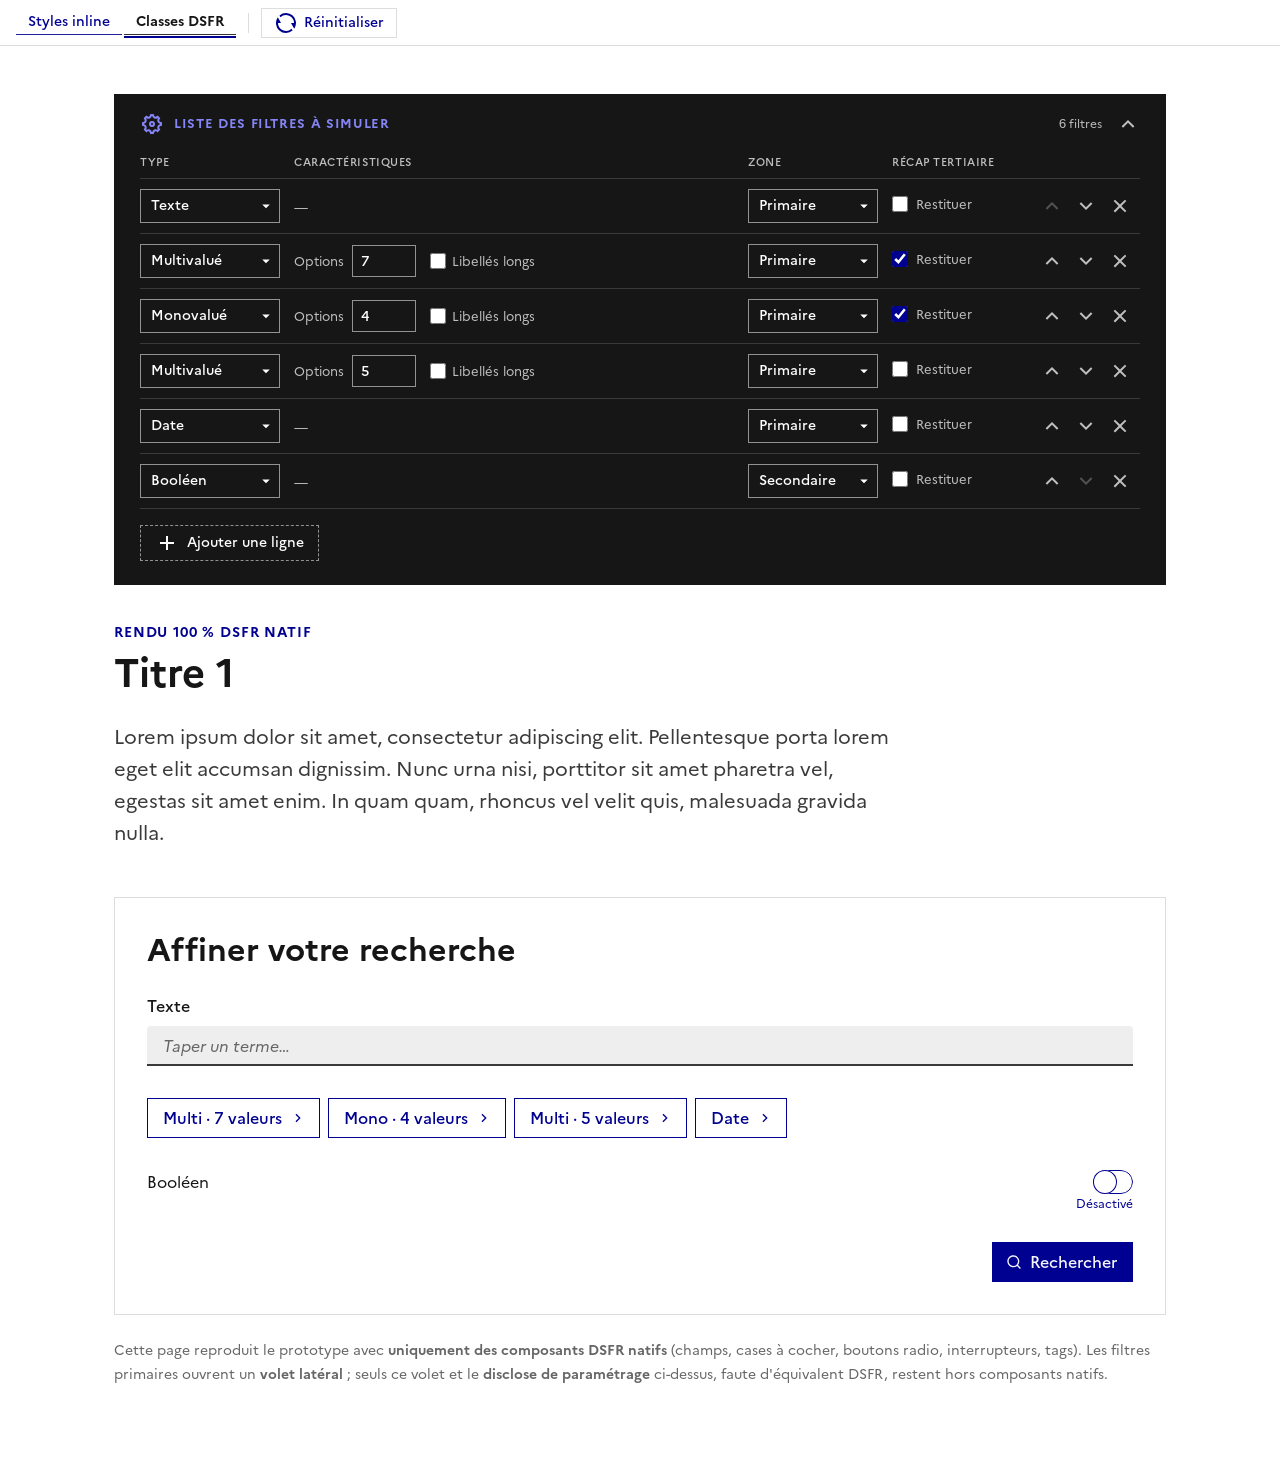
<file: index-dsfr.html>
<!DOCTYPE html>
<html lang="fr" data-fr-scheme="light">
<head>
<meta charset="utf-8">
<meta name="viewport" content="width=device-width, initial-scale=1">
<title>Filtres exposés — rendu 100 % DSFR natif</title>

<!-- Jetons de couleur + police Marianne (servent au disclose de paramétrage, conservé custom) -->
<link rel="stylesheet" href="assets/colors_and_type.css">
<!-- DSFR officiel (vendored, v1.14.4) -->
<link rel="stylesheet" href="assets/dsfr/dsfr.min.css">
<link rel="stylesheet" href="assets/dsfr/utility/icons/icons.min.css">

<style>
  /* ─────────────────────────────────────────────────────────────
     Styles HORS DSFR, volontairement limités à :
       1. le disclose de paramétrage (explicitement autorisé custom)
       2. le micro-header de bascule entre les deux rendus
       3. le volet latéral des filtres primaires (offcanvas, DSFR n'a
          pas de composant équivalent — les contrôles dedans restent DSFR)
       4. quelques classes utilitaires pour la zone « Affiner votre
          recherche » (flex/couleurs que les utilitaires DSFR n'expriment pas)
     Les composants de saisie (champs, cases, radios, interrupteur, tags)
     restent 100 % DSFR natifs.
     ───────────────────────────────────────────────────────────── */
  #setup-disclose *{box-sizing:border-box}
  #setup-disclose summary::-webkit-details-marker{display:none}
  #setup-disclose[open] #disclose-chevron{transform:rotate(180deg)}
  #setup-disclose select,#setup-disclose input{font-family:var(--font-sans)}

  /* Micro-header : bascule entre les deux rendus + reset (hors DSFR, comme la bascule d'origine) */
  .micro-header{position:sticky;top:0;z-index:1000;display:flex;align-items:center;gap:2px;height:46px;padding:0 16px;background:#fff;border-bottom:1px solid var(--border-default-grey)}
  .mh-link{display:inline-flex;align-items:center;height:30px;padding:0 12px;font:500 14px/1 var(--font-sans);text-decoration:none;color:var(--text-action-high-blue-france);border-bottom:2px solid transparent}
  .mh-link:hover{background:var(--background-action-low-blue-france)}
  .mh-link[aria-current="page"]{color:var(--text-title-grey);border-bottom-color:var(--blue-france-sun-113);font-weight:700}
  .mh-sep{width:1px;height:20px;background:var(--border-default-grey);margin:0 10px}
  .mh-reset{display:inline-flex;align-items:center;gap:6px;height:30px;padding:0 12px;background:none;border:1px solid var(--border-default-grey);color:var(--text-action-high-blue-france);font:500 14px/1 var(--font-sans);cursor:pointer}
  .mh-reset:hover{background:var(--background-action-low-blue-france)}

  /* ───── Disclose de paramétrage : grille responsive ───── */
  .setup-head,.setup-row{display:grid;grid-template-columns:140px 1fr 130px 130px 104px;gap:14px;align-items:center}
  .setup-row{padding:10px 0;border-bottom:1px solid var(--grey-200)}
  .setup-cell{min-width:0}
  .setup-actions{display:inline-flex;align-items:center;gap:2px;justify-content:flex-end}
  .setup-mlabel{display:none}
  @media (max-width:640px){
    .page-wrap{padding-top:32px!important}
    .setup-head{display:none}
    .setup-row{grid-template-columns:1fr;gap:14px;align-items:stretch;padding:16px;margin-bottom:12px;border:1px solid var(--grey-200);background:rgba(255,255,255,.04)}
    .setup-mlabel{display:block;margin-bottom:6px;font:500 11px/16px var(--font-sans);text-transform:uppercase;letter-spacing:.05em;color:var(--grey-800)}
    .setup-cell--actions{margin-top:2px}
    .setup-actions{display:flex;gap:8px}
    .setup-actions button{flex:1;width:auto!important;height:42px!important;justify-content:center;border:1px solid var(--grey-625)!important;gap:8px}
    .setup-actions button::after{font:500 14px/1 var(--font-sans);color:var(--grey-800)}
    .setup-act--up::after{content:'Monter'}
    .setup-act--down::after{content:'Descendre'}
    .setup-act--del::after{content:'Supprimer'}
  }

  /* ───── Volet latéral des filtres primaires (offcanvas custom, contrôles DSFR à l'intérieur) ───── */
  .side-panel-backdrop{position:fixed;inset:0;background:rgba(22,22,22,.5);z-index:1500}
  .side-panel{position:fixed;top:0;right:0;bottom:0;width:min(480px,92vw);background:var(--background-default-grey);z-index:1501;display:flex;flex-direction:column;box-shadow:-4px 0 18px rgba(0,0,0,.18)}
  .side-panel__head{display:flex;align-items:center;justify-content:space-between;gap:16px;padding:1rem 1.5rem;border-bottom:1px solid var(--border-default-grey)}
  .side-panel__body{flex:1;overflow-y:auto;padding:1.5rem}
  .side-panel__foot{padding:1rem 1.5rem;border-top:1px solid var(--border-default-grey)}
  .side-panel__foot .fr-btn{width:100%;justify-content:center}

  /* ───── Classes utilitaires « Affiner votre recherche » (remplacent les styles inline) ───── */
  .eyebrow{text-transform:uppercase;letter-spacing:.06em;color:var(--text-action-high-blue-france)}
  .measure{max-width:780px}
  .search-card{background:var(--background-default-grey);border:1px solid var(--border-default-grey)}
  .row-end{display:flex;justify-content:flex-end}
  .prim-row{display:flex;flex-wrap:wrap;gap:.5rem}
  .tert-sep{border-top:1px solid var(--border-default-grey)}
  .text-mention{color:var(--text-mention-grey)}
  .empty-hint{font-style:italic;color:var(--text-mention-grey)}
</style>
</head>
<body>

<!-- ===== MICRO-HEADER : bascule entre les deux rendus + reset ===== -->
<header class="micro-header">
  <a class="mh-link" href="index.html">Styles inline</a>
  <a class="mh-link" href="index-dsfr.html" aria-current="page">Classes DSFR</a>
  <span class="mh-sep" aria-hidden="true"></span>
  <button type="button" id="reset-config" class="mh-reset" title="Réinitialiser la configuration des filtres">
    <i class="fr-icon-refresh-line" aria-hidden="true"></i>Réinitialiser
  </button>
</header>

<div class="fr-container fr-py-6w page-wrap" style="max-width:1100px">

  <!-- ===== DISCLOSE : LISTE DES FILTRES À SIMULER (custom, autorisé) ===== -->
  <details id="setup-disclose" open style="background:var(--grey-100);color:#fff;margin-bottom:36px">
    <summary style="list-style:none;cursor:pointer;padding:18px 26px;display:flex;align-items:center;justify-content:space-between;gap:16px;user-select:none">
      <span style="display:flex;align-items:center;gap:10px;font:700 13px/18px var(--font-sans);text-transform:uppercase;letter-spacing:.05em;color:var(--blue-france-moon-625)"><i class="fr-icon-settings-5-line" aria-hidden="true"></i>Liste des filtres à simuler</span>
      <span style="display:flex;align-items:center;gap:14px">
        <span id="items-count" style="font:400 12px/18px var(--font-sans);color:var(--grey-800)"></span>
        <i class="fr-icon-arrow-down-s-line" id="disclose-chevron" aria-hidden="true" style="transition:transform .15s;color:var(--grey-800)"></i>
      </span>
    </summary>
    <div style="padding:0 26px 24px">
      <div class="setup-head" style="padding:0 0 8px;border-bottom:1px solid var(--grey-200);font:500 11px/16px var(--font-sans);text-transform:uppercase;letter-spacing:.05em;color:var(--grey-800)">
        <span>Type</span>
        <span>Caractéristiques</span>
        <span>Zone</span>
        <span>Récap tertiaire</span>
        <span></span>
      </div>
      <div id="rows" style="display:flex;flex-direction:column"></div>
      <button id="add-row" type="button" style="margin-top:16px;display:inline-flex;align-items:center;gap:8px;height:36px;padding:0 14px;background:transparent;border:1px dashed var(--grey-625);color:#fff;font:500 14px/1 var(--font-sans);cursor:pointer">
        <i class="fr-icon-add-line" aria-hidden="true"></i>Ajouter une ligne
      </button>
    </div>
  </details>

  <!-- ===== EN-TÊTE (typographie DSFR native) ===== -->
  <p class="fr-text--sm fr-text--bold fr-mb-1v eyebrow">Rendu 100 % DSFR natif</p>
  <h1>Titre 1</h1>
  <p class="fr-text--lead fr-mb-6w measure">Lorem ipsum dolor sit amet, consectetur adipiscing elit. Pellentesque porta lorem eget elit accumsan dignissim. Nunc urna nisi, porttitor sit amet pharetra vel, egestas sit amet enim. In quam quam, rhoncus vel velit quis, malesuada gravida nulla.</p>

  <!-- ===== « Affiner votre recherche » — composants DSFR natifs ===== -->
  <form id="filters-form" class="fr-p-4w search-card" onsubmit="return false">
    <h2 class="fr-mb-3w">Affiner votre recherche</h2>
    <div id="preview-body"></div>
    <div class="fr-mt-4w row-end">
      <button type="submit" class="fr-btn fr-icon-search-line fr-btn--icon-left">Rechercher</button>
    </div>
  </form>

  <p class="fr-text--sm fr-mt-3w text-mention">
    Cette page reproduit le prototype avec <strong>uniquement des composants DSFR natifs</strong>
    (champs, cases à cocher, boutons radio, interrupteurs, tags). Les filtres primaires ouvrent un
    <strong>volet latéral</strong> ; seuls ce volet et le <strong>disclose de paramétrage</strong>
    ci-dessus, faute d'équivalent DSFR, restent hors composants natifs.
  </p>

</div>

<!-- ===== HÔTE DU VOLET LATÉRAL DES FILTRES PRIMAIRES ===== -->
<div id="side-panel-host"></div>

<script type="module" src="assets/dsfr/dsfr.module.min.js"></script>
<script nomodule src="assets/dsfr/dsfr.nomodule.min.js"></script>

<script>
"use strict";
(function () {
  // ───────────────────────── État ─────────────────────────
  var S = {
    nextId: 1,
    items: [],          // [{id, type, n, longLabels, zone, tertiary}]
    values: {},         // {[id]: {multi, mono, bool, text, date}}
    openPanelId: null   // id du filtre primaire dont le volet latéral est ouvert
  };

  var TYPES = [
    { key: 'multi', label: 'Multivalué' },
    { key: 'mono',  label: 'Monovalué' },
    { key: 'date',  label: 'Date' },
    { key: 'text',  label: 'Texte' },
    { key: 'bool',  label: 'Booléen' }
  ];
  var ZONES = [
    { key: 'primaire',   label: 'Primaire' },
    { key: 'secondaire', label: 'Secondaire' }
  ];

  // ──────────────────── Helper DOM ────────────────────
  function h(tag, props) {
    var el = document.createElement(tag);
    if (props) {
      for (var k in props) {
        var v = props[k];
        if (v == null) continue;
        if (k === 'style') el.setAttribute('style', v);
        else if (k === 'html') el.innerHTML = v;
        else if (k.slice(0, 2) === 'on' && typeof v === 'function') el.addEventListener(k.slice(2).toLowerCase(), v);
        else el.setAttribute(k, v);
      }
    }
    for (var i = 2; i < arguments.length; i++) {
      var c = arguments[i];
      if (c == null || c === false) continue;
      if (Array.isArray(c)) c.forEach(function (n) { if (n != null && n !== false) el.appendChild(typeof n === 'string' ? document.createTextNode(n) : n); });
      else el.appendChild(typeof c === 'string' ? document.createTextNode(c) : c);
    }
    return el;
  }

  // ──────────────────── Données dérivées ────────────────────
  function defaultValues() {
    return { multi: [], mono: null, bool: false, text: '', date: { from: '', to: '' } };
  }
  function label(it, i) {
    var num = String(i + 1).padStart(2, '0');
    return it.longLabels ? ('Option dont le libellé est une phrase descriptive ' + num) : ('Valeur ' + num);
  }
  function options(it) { return Array.from({ length: it.n }, function (_, i) { return label(it, i); }); }
  function itemLabel(it) {
    if (it.type === 'text') return 'Texte';
    if (it.type === 'bool') return 'Booléen';
    if (it.type === 'date') return 'Date';
    return (it.type === 'mono' ? 'Mono' : 'Multi') + ' · ' + it.n + ' valeur' + (it.n > 1 ? 's' : '') + (it.longLabels ? ' (longs)' : '');
  }
  function fmtDate(d) {
    var f = function (x) { if (!x) return ''; var p = x.split('-'); return p[2] + '/' + p[1] + '/' + p[0]; };
    if (d.from && d.to) return 'du ' + f(d.from) + ' au ' + f(d.to);
    if (d.from) return 'depuis le ' + f(d.from);
    if (d.to) return "jusqu'au " + f(d.to);
    return '';
  }

  // ──────────────────── Actions ────────────────────
  function addRow() {
    var id = S.nextId++;
    S.items.push({ id: id, type: 'multi', n: 5, longLabels: false, zone: 'primaire', tertiary: false });
    S.values[id] = defaultValues();
    render();
  }
  function removeRow(id) {
    S.items = S.items.filter(function (it) { return it.id !== id; });
    delete S.values[id];
    if (S.openPanelId === id) S.openPanelId = null;
    render();
  }
  function moveRow(id, dir) {
    var i = S.items.findIndex(function (x) { return x.id === id; });
    var j = i + dir;
    if (i < 0 || j < 0 || j >= S.items.length) return;
    var t = S.items[i]; S.items[i] = S.items[j]; S.items[j] = t;
    render();
  }
  function openPanel(id) { S.openPanelId = id; renderPreview(); }
  function closePanel() { S.openPanelId = null; renderPreview(); }
  function setProp(id, prop, value) {
    var it = S.items.find(function (i) { return i.id === id; });
    if (!it) return;
    if (prop === 'type') {
      S.values[id] = defaultValues();
      if ((value === 'multi' || value === 'mono') && !it.n) it.n = 5;
    }
    if (prop === 'n') {
      value = Math.max(2, Math.min(14, parseInt(value, 10) || 2));
      var v = S.values[id];
      v.multi = v.multi.filter(function (k) { return k < value; });
      if (v.mono != null && v.mono >= value) v.mono = null;
    }
    it[prop] = value;
    render();
  }
  function toggleMulti(id, i) {
    var v = S.values[id]; var a = v.multi.slice(); var k = a.indexOf(i);
    if (k >= 0) a.splice(k, 1); else a.push(i);
    v.multi = a; renderPreview();
  }
  function setMono(id, i) { var v = S.values[id]; v.mono = (v.mono === i) ? null : i; renderPreview(); }
  function toggleBool(id) { S.values[id].bool = !S.values[id].bool; renderPreview(); }
  function setText(id, val) { S.values[id].text = val; renderPreview(); }
  function setDate(id, field, val) { S.values[id].date = Object.assign({}, S.values[id].date); S.values[id].date[field] = val; renderPreview(); }

  // ──────────────────── Disclose : ligne de paramétrage (custom, autorisé) ────────────────────
  function selectStyle() {
    return 'height:34px;padding:0 28px 0 10px;border:1px solid var(--grey-625);background:var(--grey-100) url("data:image/svg+xml;charset=utf-8,%3Csvg xmlns=%27http://www.w3.org/2000/svg%27 viewBox=%270 0 24 24%27%3E%3Cpath fill=%27%23fff%27 d=%27M7 10l5 5 5-5z%27/%3E%3C/svg%3E") right 4px center/18px no-repeat;color:#fff;font:500 14px/1 var(--font-sans);cursor:pointer;-webkit-appearance:none;-moz-appearance:none;appearance:none';
  }
  function buildRow(it) {
    var typeSel = h('select', {
      style: selectStyle() + ';width:100%',
      onChange: function (e) { setProp(it.id, 'type', e.target.value); }
    });
    TYPES.forEach(function (t) {
      var opt = h('option', { value: t.key }, t.label);
      if (it.type === t.key) opt.setAttribute('selected', '');
      typeSel.appendChild(opt);
    });

    var carac;
    if (it.type === 'multi' || it.type === 'mono') {
      carac = h('div', { style: 'display:flex;align-items:center;gap:14px;flex-wrap:wrap' },
        h('div', { style: 'display:inline-flex;align-items:center;gap:8px' },
          h('span', { style: 'font:400 13px/1 var(--font-sans);color:var(--grey-800)' }, 'Options'),
          h('input', {
            type: 'number', min: '2', max: '14', value: String(it.n),
            style: 'width:64px;height:32px;padding:0 8px;border:1px solid var(--grey-625);background:var(--grey-100);color:#fff;font:500 14px/1 var(--font-sans)',
            onInput: function (e) { setProp(it.id, 'n', e.target.value); }
          })
        ),
        h('label', { style: 'display:inline-flex;align-items:center;gap:6px;cursor:pointer;color:var(--grey-800);font:400 13px/1 var(--font-sans)' },
          h('input', {
            type: 'checkbox',
            style: 'accent-color:var(--blue-france-sun-113);width:16px;height:16px;margin:0',
            checked: it.longLabels ? '' : null,
            onChange: function (e) { setProp(it.id, 'longLabels', e.target.checked); }
          }),
          'Libellés longs'
        )
      );
    } else {
      carac = h('span', { style: 'color:var(--grey-800);font:400 13px/1 var(--font-sans)' }, '—');
    }

    var zoneSel = h('select', {
      style: selectStyle() + ';width:100%',
      onChange: function (e) { setProp(it.id, 'zone', e.target.value); }
    });
    ZONES.forEach(function (z) {
      var opt = h('option', { value: z.key }, z.label);
      if (it.zone === z.key) opt.setAttribute('selected', '');
      zoneSel.appendChild(opt);
    });

    var tertCell = h('label', {
      style: 'display:inline-flex;align-items:center;gap:8px;cursor:pointer;color:#fff;font:400 13px/1 var(--font-sans)'
    },
      h('input', {
        type: 'checkbox',
        style: 'accent-color:var(--blue-france-sun-113);width:16px;height:16px;margin:0',
        checked: it.tertiary ? '' : null,
        onChange: function (e) { setProp(it.id, 'tertiary', e.target.checked); }
      }),
      h('span', { style: 'color:var(--grey-800)' }, 'Restituer')
    );

    var idx = S.items.indexOf(it), total = S.items.length;
    function actBtn(mod, iconCls, title, disabled, onClick) {
      return h('button', {
        type: 'button', 'class': 'setup-act ' + mod, title: title, 'aria-label': title,
        disabled: disabled ? '' : null,
        style: 'width:32px;height:32px;border:none;background:transparent;color:var(--grey-800);display:inline-flex;align-items:center;justify-content:center;cursor:' + (disabled ? 'default' : 'pointer') + ';opacity:' + (disabled ? '.35' : '1'),
        onClick: disabled ? null : onClick
      }, h('i', { 'class': iconCls, 'aria-hidden': 'true' }));
    }
    var actions = h('div', { 'class': 'setup-actions' },
      actBtn('setup-act--up', 'fr-icon-arrow-up-s-line', 'Monter cette ligne', idx === 0, function () { moveRow(it.id, -1); }),
      actBtn('setup-act--down', 'fr-icon-arrow-down-s-line', 'Descendre cette ligne', idx === total - 1, function () { moveRow(it.id, 1); }),
      actBtn('setup-act--del', 'fr-icon-close-line', 'Supprimer cette ligne', false, function () { removeRow(it.id); })
    );

    function cell(mlabel, content, mod) {
      return h('div', { 'class': 'setup-cell' + (mod ? ' setup-cell--' + mod : '') },
        mlabel ? h('span', { 'class': 'setup-mlabel' }, mlabel) : null,
        content);
    }

    return h('div', { 'class': 'setup-row' },
      cell('Type', typeSel),
      cell('Caractéristiques', carac),
      cell('Zone', zoneSel),
      cell('Récap tertiaire', tertCell),
      cell(null, actions, 'actions'));
  }

  // ──────────────────── Layout des valeurs exposées ────────────────────
  function valeursVertical(it) {
    var isChoice = it.type === 'mono' || it.type === 'multi';
    return isChoice && (it.longLabels || it.n > 10);
  }

  // ──────────────────── Contrôle DSFR natif (secondaire ou modale) ────────────────────
  function buildControl(it, opts) {
    opts = opts || {};
    var v = S.values[it.id];
    var ctx = opts.context || 'sec';
    var sfx = ctx + '-' + it.id;

    // TEXTE → fr-input-group
    if (it.type === 'text') {
      var tid = 'ctl-text-' + sfx;
      var group = h('div', { 'class': 'fr-input-group' },
        h('label', { 'class': 'fr-label', 'for': tid }, itemLabel(it)),
        h('input', {
          'class': 'fr-input', id: tid, type: 'text', name: tid, value: v.text, placeholder: 'Taper un terme…',
          onInput: function (e) { setText(it.id, e.target.value); }
        })
      );
      return group;
    }

    // BOOLÉEN → fr-toggle
    if (it.type === 'bool') {
      var bid = 'ctl-bool-' + sfx;
      var input = h('input', {
        'class': 'fr-toggle__input', id: bid, type: 'checkbox', name: bid,
        checked: v.bool ? '' : null,
        onChange: function () { toggleBool(it.id); }
      });
      return h('div', { 'class': 'fr-toggle fr-toggle--label-left' },
        input,
        h('label', {
          'class': 'fr-toggle__label', 'for': bid,
          'data-fr-checked-label': 'Activé', 'data-fr-unchecked-label': 'Désactivé'
        }, itemLabel(it))
      );
    }

    // légende : masquée visuellement dans la modale (le titre de la modale fait déjà l'intitulé)
    var legendClass = 'fr-fieldset__legend' + (opts.forcePanel ? ' fr-sr-only' : '');

    // DATE → fieldset, deux fr-input type=date
    if (it.type === 'date') {
      var fid = 'ctl-date-from-' + sfx, toid = 'ctl-date-to-' + sfx;
      return h('fieldset', { 'class': 'fr-fieldset', 'aria-labelledby': 'lg-' + sfx },
        h('legend', { 'class': legendClass, id: 'lg-' + sfx }, itemLabel(it)),
        h('div', { 'class': 'fr-fieldset__element fr-fieldset__element--inline' },
          h('div', { 'class': 'fr-input-group' },
            h('label', { 'class': 'fr-label', 'for': fid }, 'Du'),
            h('input', { 'class': 'fr-input', id: fid, name: fid, type: 'date', value: v.date.from, onInput: function (e) { setDate(it.id, 'from', e.target.value); } })
          )
        ),
        h('div', { 'class': 'fr-fieldset__element fr-fieldset__element--inline' },
          h('div', { 'class': 'fr-input-group' },
            h('label', { 'class': 'fr-label', 'for': toid }, 'Au'),
            h('input', { 'class': 'fr-input', id: toid, name: toid, type: 'date', value: v.date.to, onInput: function (e) { setDate(it.id, 'to', e.target.value); } })
          )
        )
      );
    }

    // MONO / MULTI → fieldset de cases à cocher / boutons radio
    var isRadio = it.type === 'mono';
    var vertical = opts.forcePanel || valeursVertical(it);
    var fsClass = 'fr-fieldset' + (vertical ? '' : ' fr-fieldset--inline');
    var fs = h('fieldset', { 'class': fsClass, 'aria-labelledby': 'lg-' + sfx },
      h('legend', { 'class': legendClass, id: 'lg-' + sfx }, itemLabel(it))
    );
    options(it).forEach(function (lab, i) {
      var inId = 'ctl-' + (isRadio ? 'r' : 'c') + '-' + sfx + '-' + i;
      var checked = isRadio ? (v.mono === i) : (v.multi.indexOf(i) >= 0);
      var input = h('input', {
        type: isRadio ? 'radio' : 'checkbox',
        id: inId, name: 'grp-' + sfx, value: String(i),
        checked: checked ? '' : null,
        onChange: isRadio
          ? function () { setMono(it.id, i); }
          : function () { toggleMulti(it.id, i); }
      });
      var groupCls = isRadio ? 'fr-radio-group' : 'fr-checkbox-group';
      var elemCls = 'fr-fieldset__element' + (vertical ? '' : ' fr-fieldset__element--inline');
      fs.appendChild(
        h('div', { 'class': elemCls },
          h('div', { 'class': groupCls },
            input,
            h('label', { 'class': 'fr-label', 'for': inId }, lab)
          )
        )
      );
    });
    return fs;
  }

  // ──────────────────── Bouton primaire (ouvre le volet latéral) ────────────────────
  function isFilled(it) {
    var v = S.values[it.id];
    return (it.type === 'multi' && v.multi.length > 0) ||
           (it.type === 'mono'  && v.mono != null) ||
           (it.type === 'date'  && !!fmtDate(v.date)) ||
           (it.type === 'text'  && !!v.text) ||
           (it.type === 'bool'  && v.bool);
  }
  function primaryLabel(it) {
    var v = S.values[it.id];
    if (it.type === 'mono' && v.mono != null) return itemLabel(it) + ' : ' + label(it, v.mono);
    if (it.type === 'date') { var td = fmtDate(v.date); if (td) return itemLabel(it) + ' — ' + td; }
    if (it.type === 'text' && v.text) return itemLabel(it) + ' : « ' + v.text + ' »';
    if (it.type === 'multi' && v.multi.length) return itemLabel(it) + ' (' + v.multi.length + ')';
    return itemLabel(it);
  }
  function buildPrimaryButton(it) {
    var filled = isFilled(it);
    var cls = 'fr-btn ' + (filled ? '' : 'fr-btn--secondary ') + 'fr-btn--icon-right fr-icon-arrow-right-s-line';
    return h('button', {
      type: 'button', 'class': cls.trim(),
      'aria-haspopup': 'dialog', 'aria-expanded': String(S.openPanelId === it.id),
      onClick: function () { openPanel(it.id); }
    }, primaryLabel(it));
  }

  // ──────────────────── Tags tertiaires (fr-tags-group / fr-tag--dismiss) ────────────────────
  function buildTertiary(it) {
    var v = S.values[it.id];
    var tags = [];
    var showLabel = true;
    if (it.type === 'text') { if (v.text) tags = [{ text: '« ' + v.text + ' »', onRemove: function () { setText(it.id, ''); } }]; }
    else if (it.type === 'bool') { showLabel = false; if (v.bool) tags = [{ text: itemLabel(it), onRemove: function () { toggleBool(it.id); } }]; }
    else if (it.type === 'date') { var t = fmtDate(v.date); if (t) tags = [{ text: t, onRemove: function () { S.values[it.id].date = { from: '', to: '' }; renderPreview(); } }]; }
    else if (it.type === 'mono') { if (v.mono != null) tags = [{ text: label(it, v.mono), onRemove: function () { setMono(it.id, v.mono); } }]; }
    else { tags = v.multi.slice().sort(function (a, b) { return a - b; }).map(function (i) { return { text: label(it, i), onRemove: function () { toggleMulti(it.id, i); } }; }); }

    if (tags.length === 0) return null;

    var wrap = h('div', { 'class': 'fr-mb-2w' });
    if (showLabel) wrap.appendChild(h('p', { 'class': 'fr-text--sm fr-text--bold fr-mb-1v' }, itemLabel(it) + ' :'));
    var ul = h('ul', { 'class': 'fr-tags-group' });
    tags.forEach(function (t) {
      ul.appendChild(h('li', null,
        h('button', {
          type: 'button', 'class': 'fr-tag fr-tag--dismiss', 'aria-label': 'Retirer ' + t.text,
          onClick: t.onRemove
        }, t.text)
      ));
    });
    wrap.appendChild(ul);
    return wrap;
  }

  // ──────────────────── Volet latéral des filtres primaires (offcanvas custom, contrôles DSFR) ────────────────────
  function buildSidePanel(it) {
    var titleId = 'panel-title-' + it.id;
    var host = h('div');
    host.appendChild(h('div', { 'class': 'side-panel-backdrop', onClick: closePanel }));
    host.appendChild(
      h('aside', { 'class': 'side-panel', role: 'dialog', 'aria-modal': 'true', 'aria-labelledby': titleId },
        h('div', { 'class': 'side-panel__head' },
          h('h2', { 'class': 'fr-h5 fr-mb-0', id: titleId }, itemLabel(it)),
          h('button', {
            type: 'button', 'class': 'fr-btn fr-btn--tertiary-no-outline fr-btn--sm fr-icon-close-line fr-btn--icon-right',
            onClick: closePanel
          }, 'Fermer')
        ),
        h('div', { 'class': 'side-panel__body' },
          buildControl(it, { context: 'panel', forcePanel: true })
        ),
        h('div', { 'class': 'side-panel__foot' },
          h('button', { type: 'button', 'class': 'fr-btn', onClick: closePanel }, 'Voir les résultats')
        )
      )
    );
    return host;
  }

  // ──────────────────── Rendus ────────────────────
  function renderSettings() {
    var rowsEl = document.getElementById('rows');
    rowsEl.textContent = '';
    S.items.forEach(function (it) { rowsEl.appendChild(buildRow(it)); });
    document.getElementById('items-count').textContent = S.items.length + ' filtre' + (S.items.length > 1 ? 's' : '');
  }

  function renderPanel() {
    var host = document.getElementById('side-panel-host');
    host.textContent = '';
    if (S.openPanelId == null) return;
    var it = S.items.find(function (x) { return x.id === S.openPanelId; });
    if (it && it.zone === 'primaire' && it.type !== 'text') host.appendChild(buildSidePanel(it));
    else S.openPanelId = null;
  }

  function renderPreview() {
    var body = document.getElementById('preview-body');

    // mémoriser le focus pour les champs éditables (texte/date), preview comme volet
    var act = document.activeElement;
    var focusId = (act && act.id && /^ctl-(text|date)/.test(act.id)) ? act.id : null;
    var caret = (focusId && act.selectionStart != null) ? [act.selectionStart, act.selectionEnd] : null;

    body.textContent = '';

    // le champ texte (barre de recherche) est toujours rendu en premier, quelle que soit sa zone
    var textItems = S.items.filter(function (it) { return it.type === 'text'; });
    var primItems = S.items.filter(function (it) { return it.zone === 'primaire' && it.type !== 'text'; });
    var secOthers = S.items.filter(function (it) { return it.zone === 'secondaire' && it.type !== 'text'; });
    var tertItems = S.items.filter(function (it) { return it.tertiary; });
    var totalShown = textItems.length + primItems.length + secOthers.length;

    if (totalShown === 0) {
      body.appendChild(h('p', { 'class': 'fr-text--sm empty-hint' },
        'Aucun filtre configuré. Ouvre les réglages pour en ajouter.'));
    } else {
      // 1) champs texte exposés (toujours en tête)
      textItems.forEach(function (it) { body.appendChild(h('div', { 'class': 'fr-mb-4w' }, buildControl(it, { context: 'sec' }))); });

      // 2) boutons primaires (chaque bouton DSFR ouvre son volet latéral ; rangée qui passe à la ligne)
      if (primItems.length > 0) {
        var row = h('div', { 'class': 'fr-mb-4w prim-row' });
        primItems.forEach(function (it) { row.appendChild(buildPrimaryButton(it)); });
        body.appendChild(row);
      }

      // 3) autres secondaires : interrupteurs puis blocs
      var inlineSec = secOthers.filter(function (it) { return it.type === 'bool'; });
      var blockSec  = secOthers.filter(function (it) { return it.type !== 'bool'; });
      inlineSec.forEach(function (it) { body.appendChild(h('div', { 'class': 'fr-mb-3w' }, buildControl(it, { context: 'sec' }))); });
      blockSec.forEach(function (it) { body.appendChild(h('div', { 'class': 'fr-mb-4w' }, buildControl(it, { context: 'sec' }))); });

      // 4) tags tertiaires
      var tertNodes = tertItems.map(buildTertiary).filter(function (n) { return n != null; });
      if (tertNodes.length > 0) {
        var tertWrap = h('div', { 'class': 'fr-pt-3w fr-mt-2w tert-sep' });
        tertNodes.forEach(function (n) { tertWrap.appendChild(n); });
        body.appendChild(tertWrap);
      }
    }

    // (re)composer le volet latéral en cohérence avec l'état
    renderPanel();

    // restaurer le focus (preview ou volet)
    if (focusId) {
      var again = document.getElementById(focusId);
      if (again) {
        again.focus();
        if (caret && again.setSelectionRange) { try { again.setSelectionRange(caret[0], caret[1]); } catch (e) {} }
      }
    }

    persist();
  }

  // ──────────────────── Persistance (localStorage, partagée entre les deux rendus) ────────────────────
  var LS_KEY = 'dsfr-filters-sandbox';
  function persist() {
    try { localStorage.setItem(LS_KEY, JSON.stringify({ nextId: S.nextId, items: S.items, values: S.values })); }
    catch (e) {}
  }
  function restore() {
    try {
      var raw = localStorage.getItem(LS_KEY);
      if (!raw) return false;
      var d = JSON.parse(raw);
      if (!d || !Array.isArray(d.items) || d.items.length === 0) return false;
      S.items = d.items;
      S.values = d.values || {};
      var maxId = 0;
      S.items.forEach(function (it) {
        if (it.id > maxId) maxId = it.id;
        if (!S.values[it.id]) S.values[it.id] = defaultValues();
      });
      S.nextId = (d.nextId && d.nextId > maxId) ? d.nextId : maxId + 1;
      return true;
    } catch (e) { return false; }
  }
  function resetConfig() {
    try { localStorage.removeItem(LS_KEY); } catch (e) {}
    location.reload();
  }

  // Rendu complet : recompose le disclose, la preview et le volet latéral
  function render() {
    renderSettings();
    renderPreview();
  }

  // ──────────────────── Bootstrap ────────────────────
  document.getElementById('add-row').addEventListener('click', addRow);
  document.getElementById('reset-config').addEventListener('click', resetConfig);
  document.addEventListener('keydown', function (e) { if (e.key === 'Escape' && S.openPanelId != null) closePanel(); });

  // configuration restaurée depuis localStorage, ou jeu d'exemple par défaut (identique au prototype)
  if (!restore()) {
    var seed = [
      { type: 'text',  n: 0, longLabels: false, zone: 'primaire',   tertiary: false },
      { type: 'multi', n: 7, longLabels: false, zone: 'primaire',   tertiary: true  },
      { type: 'mono',  n: 4, longLabels: false, zone: 'primaire',   tertiary: true  },
      { type: 'multi', n: 5, longLabels: false, zone: 'primaire',   tertiary: false },
      { type: 'date',  n: 0, longLabels: false, zone: 'primaire',   tertiary: false },
      { type: 'bool',  n: 0, longLabels: false, zone: 'secondaire', tertiary: false }
    ];
    seed.forEach(function (cfg) {
      var id = S.nextId++;
      S.items.push({ id: id, type: cfg.type, n: cfg.n || 5, longLabels: cfg.longLabels, zone: cfg.zone, tertiary: cfg.tertiary });
      S.values[id] = defaultValues();
    });
  }

  render();
})();
</script>
</body>
</html>
</file>
<file: assets/colors_and_type.css>
/* ─────────────────────────────────────────────────────────────────
   DSFR v1.14 — Design tokens
   Système de Design de l'État Français
   Source: dsfr v1.14 (GouvernementFR/dsfr) + Figma Fondamentaux
   ─────────────────────────────────────────────────────────────────

   Two layers:
   1) Primitive tokens  → --blue-france-sun-113, --grey-200-plain, ...
   2) Semantic tokens   → --text-title-blue-france, --background-action-high-blue-france, ...

   Both are available; semantic tokens are what UI code should consume.
*/

/* ───── Font faces ─────
   Marianne — the official typeface of the French State (SIG).
   All six weights (Thin 100, Light 300, Regular 400, Medium 500, Bold 700,
   ExtraBold 800) + italics are served from /fonts/.
   Spectral (serif, for citations only) is still loaded from Google Fonts.
*/
@font-face { font-family: "Marianne"; font-weight: 100; font-style: normal;
  src: url("fonts/Marianne-Thin.woff2") format("woff2"), url("fonts/Marianne-Thin.woff") format("woff"); font-display: swap; }
@font-face { font-family: "Marianne"; font-weight: 100; font-style: italic;
  src: url("fonts/Marianne-Thin_Italic.woff2") format("woff2"), url("fonts/Marianne-Thin_Italic.woff") format("woff"); font-display: swap; }

@font-face { font-family: "Marianne"; font-weight: 300; font-style: normal;
  src: url("fonts/Marianne-Light.woff2") format("woff2"), url("fonts/Marianne-Light.woff") format("woff"); font-display: swap; }
@font-face { font-family: "Marianne"; font-weight: 300; font-style: italic;
  src: url("fonts/Marianne-Light_Italic.woff2") format("woff2"), url("fonts/Marianne-Light_Italic.woff") format("woff"); font-display: swap; }

@font-face { font-family: "Marianne"; font-weight: 400; font-style: normal;
  src: url("fonts/Marianne-Regular.woff2") format("woff2"), url("fonts/Marianne-Regular.woff") format("woff"); font-display: swap; }
@font-face { font-family: "Marianne"; font-weight: 400; font-style: italic;
  src: url("fonts/Marianne-Regular_Italic.woff2") format("woff2"), url("fonts/Marianne-Regular_Italic.woff") format("woff"); font-display: swap; }

@font-face { font-family: "Marianne"; font-weight: 500; font-style: normal;
  src: url("fonts/Marianne-Medium.woff2") format("woff2"), url("fonts/Marianne-Medium.woff") format("woff"); font-display: swap; }
@font-face { font-family: "Marianne"; font-weight: 500; font-style: italic;
  src: url("fonts/Marianne-Medium_Italic.woff2") format("woff2"), url("fonts/Marianne-Medium_Italic.woff") format("woff"); font-display: swap; }

@font-face { font-family: "Marianne"; font-weight: 700; font-style: normal;
  src: url("fonts/Marianne-Bold.woff2") format("woff2"), url("fonts/Marianne-Bold.woff") format("woff"); font-display: swap; }
@font-face { font-family: "Marianne"; font-weight: 700; font-style: italic;
  src: url("fonts/Marianne-Bold_Italic.woff2") format("woff2"), url("fonts/Marianne-Bold_Italic.woff") format("woff"); font-display: swap; }

@font-face { font-family: "Marianne"; font-weight: 800; font-style: normal;
  src: url("fonts/Marianne-ExtraBold.woff2") format("woff2"), url("fonts/Marianne-ExtraBold.woff") format("woff"); font-display: swap; }
@font-face { font-family: "Marianne"; font-weight: 800; font-style: italic;
  src: url("fonts/Marianne-ExtraBold_Italic.woff2") format("woff2"), url("fonts/Marianne-ExtraBold_Italic.woff") format("woff"); font-display: swap; }

/* Spectral — used only for citations (Quote component). Google Fonts. */
@import url("https://fonts.googleapis.com/css2?family=Spectral:ital,wght@0,400;0,700;1,400&display=swap");

:root {
  /* ═══ PRIMITIVE COLORS ════════════════════════════════════════ */

  /* Blue France — brand primary */
  --blue-france-sun-113: #000091;
  --blue-france-sun-113-hover: #1212ff;
  --blue-france-sun-113-active: #2323ff;
  --blue-france-moon-625: #8585f6;
  --blue-france-925: #ececfe;
  --blue-france-950: #e3e3fd;
  --blue-france-975: #f5f5fe;

  /* Red Marianne — brand accent */
  --red-marianne-sun-425: #e1000f;
  --red-marianne-sun-425-hover: #ff1a22;
  --red-marianne-main-472: #c9191e;
  --red-marianne-moon-625: #ff5655;
  --red-marianne-925: #fee9e9;
  --red-marianne-950: #fddede;
  --red-marianne-975: #fef4f4;

  /* Grey scale */
  --grey-1000: #ffffff;
  --grey-975: #f6f6f6;
  --grey-950: #eeeeee;
  --grey-925: #e5e5e5;
  --grey-900: #dddddd;
  --grey-850: #cecece;
  --grey-800: #bfbfbf;
  --grey-625: #929292;
  --grey-425: #666666;
  --grey-200: #3a3a3a;
  --grey-100: #161616;
  --grey-50:  #0a0a0a;

  /* Utility / semantic intents */
  --success-425: #18753c;
  --success-main: #1f8d49;
  --success-975: #dffee6;
  --error-425: #ce0500;
  --error-main: #ce0500;
  --error-925: #ffe9e9;
  --error-975: #fff4f4;
  --warning-425: #b34000;
  --warning-925: #fee9e6;
  --warning-975: #fff4f3;
  --info-425: #0063cb;
  --info-925: #e8edff;
  --info-975: #f4f6ff;

  /* Focus ring */
  --focus-ring: #0a76f6;

  /* Shadow */
  --raised-shadow: 0 2px 6px 0 rgba(0,0,18,0.16);
  --overlap-shadow: 0 8px 16px 0 rgba(0,0,0,0.1), 0 8px 32px 0 rgba(0,0,0,0.32);
  --hairline-bottom: inset 0 -1px 0 0 var(--grey-900);

  /* ═══ SEMANTIC COLORS ════════════════════════════════════════ */

  /* Text */
  --text-default-grey: var(--grey-100);
  --text-mention-grey: var(--grey-425);
  --text-disabled-grey: var(--grey-625);
  --text-inverted-grey: var(--grey-1000);
  --text-title-grey: var(--grey-100);
  --text-label-grey: var(--grey-100);

  --text-action-high-blue-france: var(--blue-france-sun-113);
  --text-title-blue-france: var(--blue-france-sun-113);

  --text-default-error: var(--error-425);
  --text-default-success: var(--success-425);
  --text-default-warning: var(--warning-425);
  --text-default-info: var(--info-425);

  /* Background */
  --background-default-grey: var(--grey-1000);
  --background-alt-grey: var(--grey-975);
  --background-contrast-grey: var(--grey-950);
  --background-disabled-grey: var(--grey-925);

  --background-action-high-blue-france: var(--blue-france-sun-113);
  --background-action-high-blue-france-hover: var(--blue-france-sun-113-hover);
  --background-action-high-blue-france-active: var(--blue-france-sun-113-active);
  --background-action-low-blue-france: var(--blue-france-925);
  --background-alt-blue-france: var(--blue-france-975);

  --background-action-high-red-marianne: var(--red-marianne-sun-425);
  --background-contrast-red-marianne: var(--red-marianne-925);

  --background-contrast-success: var(--success-975);
  --background-contrast-error: var(--error-975);
  --background-contrast-warning: var(--warning-975);
  --background-contrast-info: var(--info-975);

  --background-overlap: rgba(22,22,22,0.64);

  /* Border */
  --border-default-grey: var(--grey-900);
  --border-action-high-blue-france: var(--blue-france-sun-113);
  --border-action-low-blue-france: var(--blue-france-950);
  --border-default-error: var(--error-425);
  --border-default-success: var(--success-425);
  --border-default-warning: var(--warning-425);
  --border-default-info: var(--info-425);

  /* ═══ TYPE — FAMILIES & PRIMITIVES ══════════════════════════════ */
  --font-sans: "Marianne", "Marianne Substitute", system-ui, -apple-system, Arial, sans-serif;
  --font-serif: "Spectral", Georgia, "Times New Roman", serif;
  --font-mono: ui-monospace, "SF Mono", Menlo, Consolas, monospace;

  /* Type scale (px / line-height px) */
  --text-xs:    12px;   --lh-xs: 20px;
  --text-sm:    14px;   --lh-sm: 24px;
  --text-md:    16px;   --lh-md: 24px;
  --text-lg:    18px;   --lh-lg: 28px;
  --text-xl:    20px;   --lh-xl: 28px;
  --text-2xl:   22px;   --lh-2xl: 28px;
  --text-3xl:   24px;   --lh-3xl: 32px;
  --text-4xl:   28px;   --lh-4xl: 36px;
  --text-5xl:   32px;   --lh-5xl: 40px;
  --text-6xl:   40px;   --lh-6xl: 48px;
  --text-display: 48px; --lh-display: 56px;

  /* ═══ SPACING (4 px base grid) ═══════════════════════════════ */
  --v-1: 4px;   --v-2: 8px;   --v-3: 12px;  --v-4: 16px;
  --v-5: 20px;  --v-6: 24px;  --v-7: 28px;  --v-8: 32px;
  --v-9: 36px;  --v-10: 40px; --v-12: 48px; --v-16: 64px;
  /* Larger "w" scale used for section rhythm */
  --w-6: 48px;  --w-8: 64px;  --w-12: 96px; --w-16: 128px;

  /* ═══ RADII ════════════════════════════════════════════════ */
  --radius-none: 0;
  --radius-sm: 2px;   /* tags */
  --radius-md: 4px;   /* switch thumb */
  --radius-full: 9999px;
}

/* ───── SEMANTIC TYPE ROLES ───── */
.fr-display-xl { font: 700 48px/56px var(--font-sans); color: var(--text-title-grey); letter-spacing: -0.01em; }
.fr-display-lg { font: 700 40px/48px var(--font-sans); color: var(--text-title-grey); }
.fr-h1 { font: 700 40px/48px var(--font-sans); color: var(--text-title-grey); }
.fr-h2 { font: 700 32px/40px var(--font-sans); color: var(--text-title-grey); }
.fr-h3 { font: 700 28px/36px var(--font-sans); color: var(--text-title-grey); }
.fr-h4 { font: 700 24px/32px var(--font-sans); color: var(--text-title-grey); }
.fr-h5 { font: 700 22px/28px var(--font-sans); color: var(--text-title-grey); }
.fr-h6 { font: 700 20px/28px var(--font-sans); color: var(--text-title-grey); }
.fr-text--lead { font: 400 20px/32px var(--font-sans); color: var(--text-default-grey); }
.fr-text--lg   { font: 400 18px/28px var(--font-sans); color: var(--text-default-grey); }
.fr-text       { font: 400 16px/24px var(--font-sans); color: var(--text-default-grey); }
.fr-text--sm   { font: 400 14px/24px var(--font-sans); color: var(--text-default-grey); }
.fr-text--xs   { font: 400 12px/20px var(--font-sans); color: var(--text-mention-grey); }
.fr-quote      { font: 700 32px/40px var(--font-serif); color: var(--text-title-grey); }
.fr-quote-attr { font: 400 14px/24px var(--font-serif); color: var(--text-mention-grey); }
.fr-label      { font: 500 14px/24px var(--font-sans); color: var(--text-label-grey); }
.fr-hint       { font: 400 12px/20px var(--font-sans); color: var(--text-mention-grey); }

/* Base resets */
html, body { font-family: var(--font-sans); color: var(--text-default-grey); background: var(--background-default-grey); }
a { color: var(--text-action-high-blue-france); text-decoration: underline; text-underline-offset: 2px; }
a:hover { color: var(--blue-france-sun-113-hover); }
a:focus-visible, button:focus-visible, input:focus-visible { outline: 2px solid var(--focus-ring); outline-offset: 2px; }
</file>
